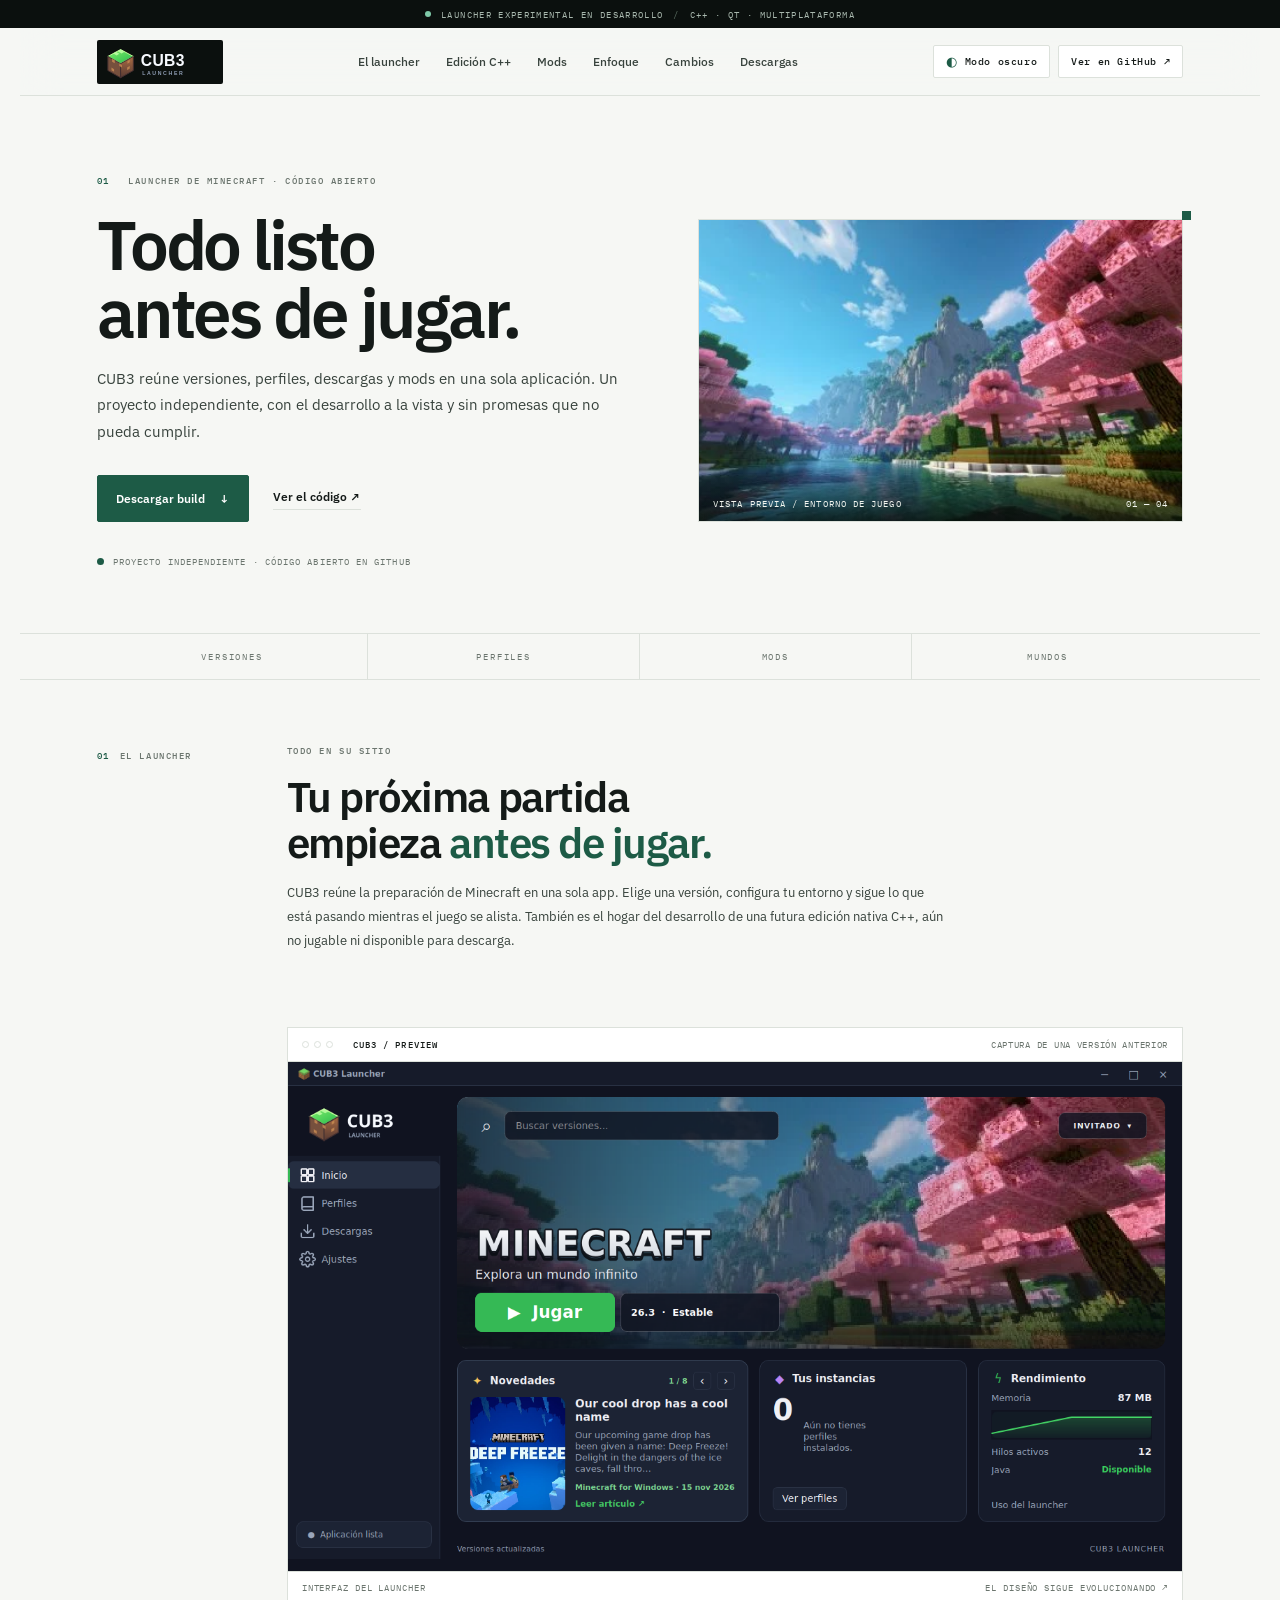
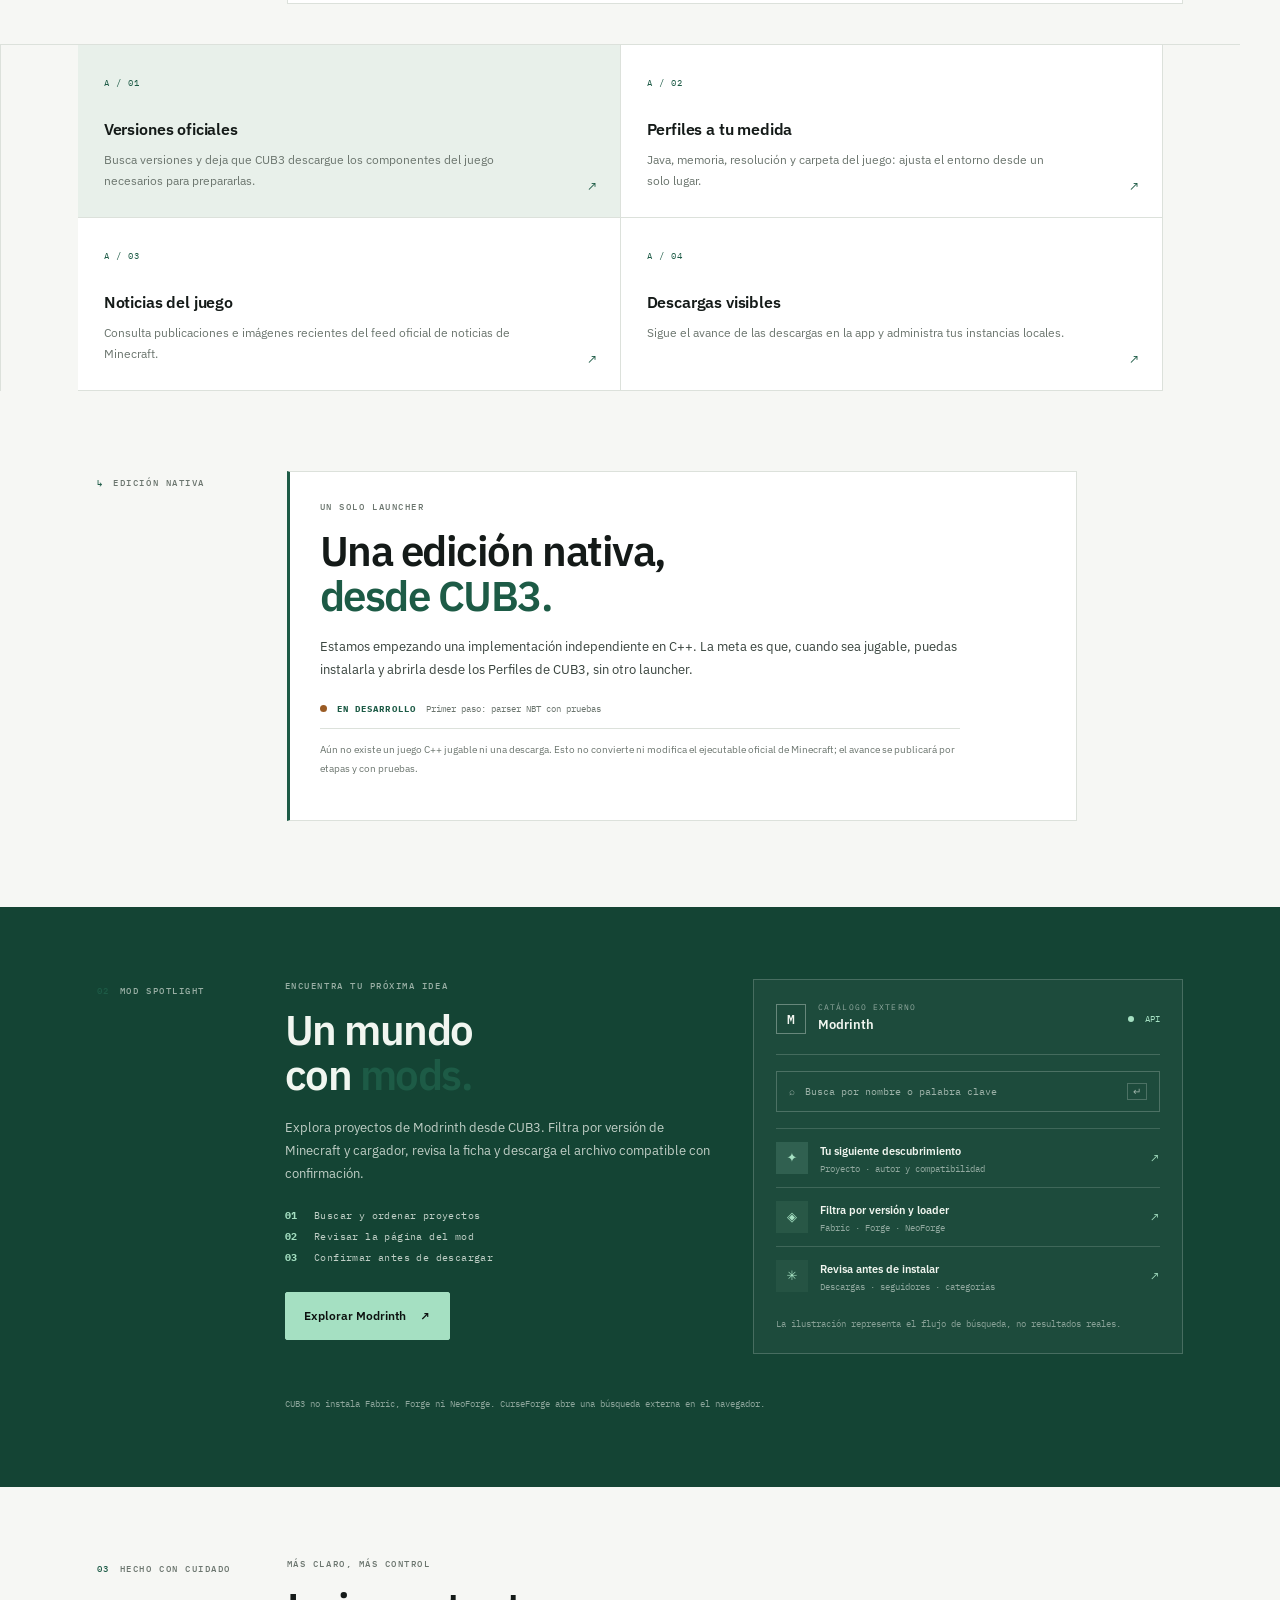
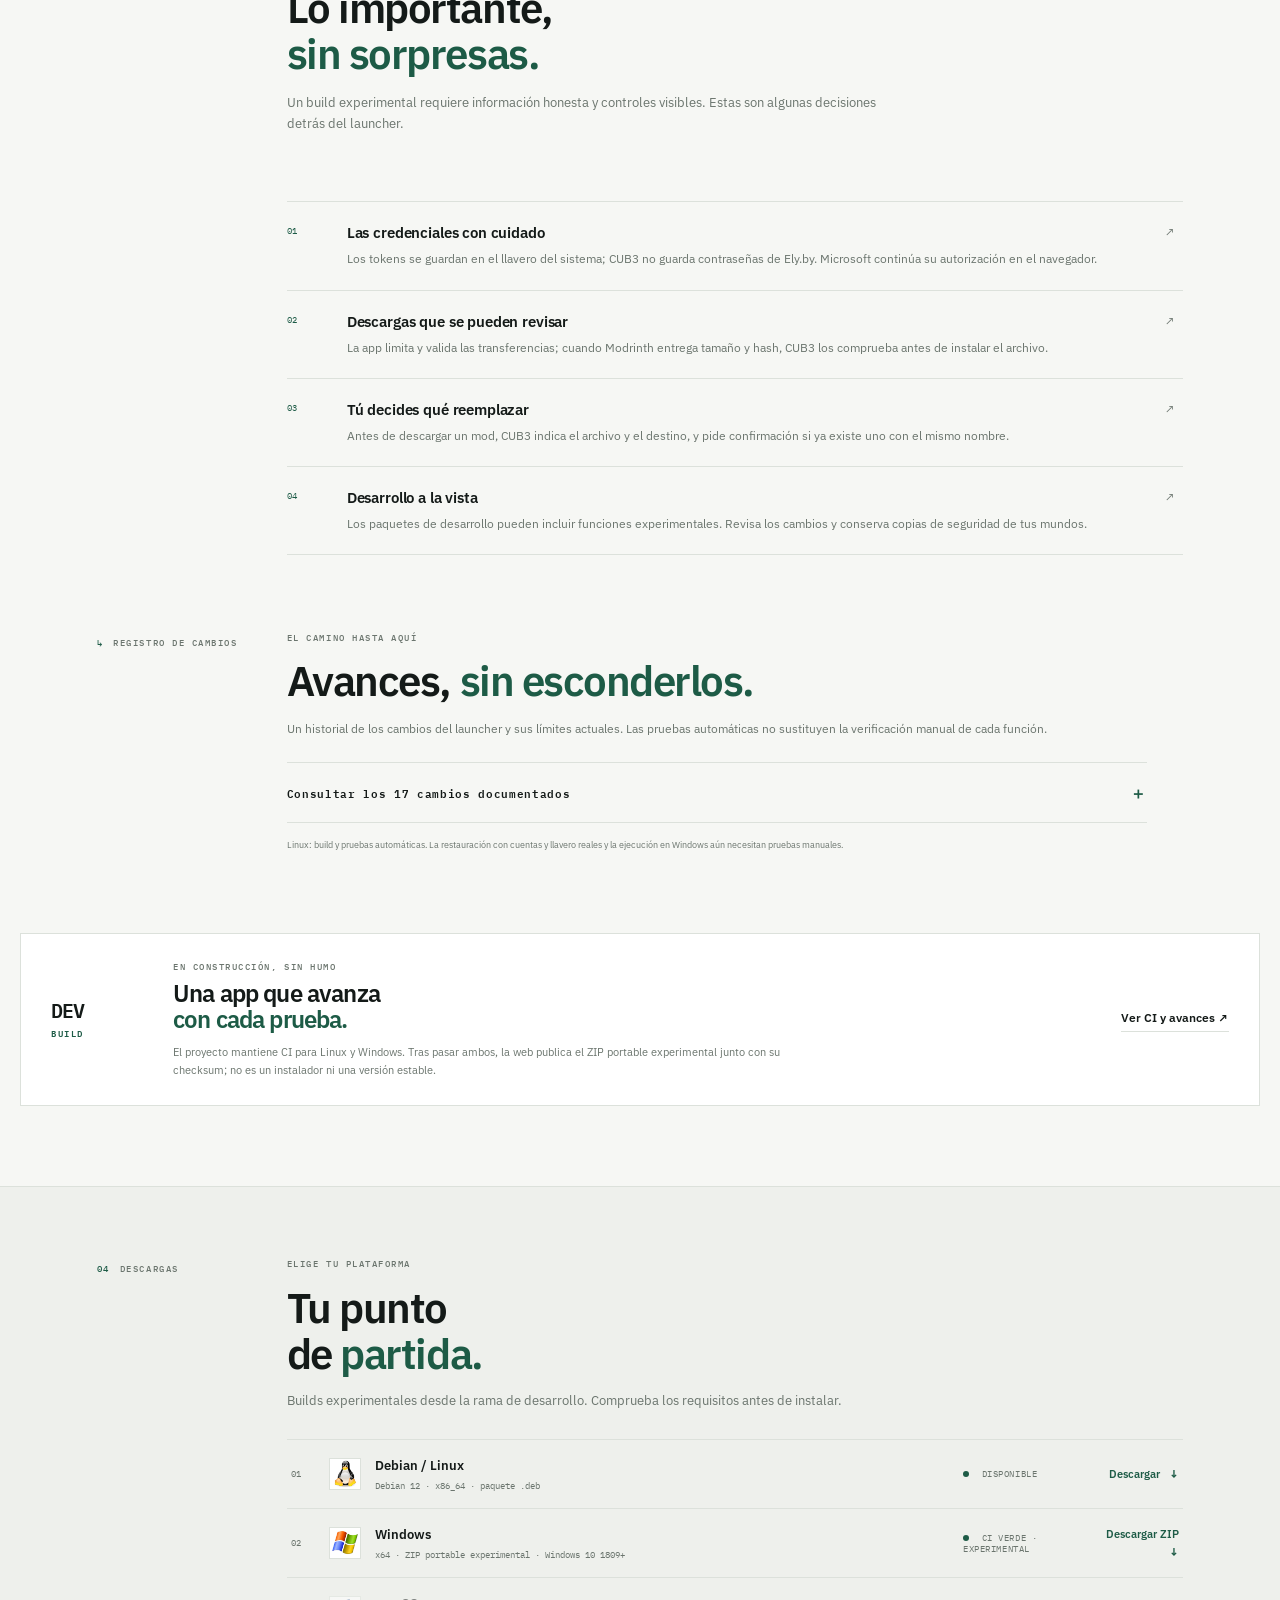
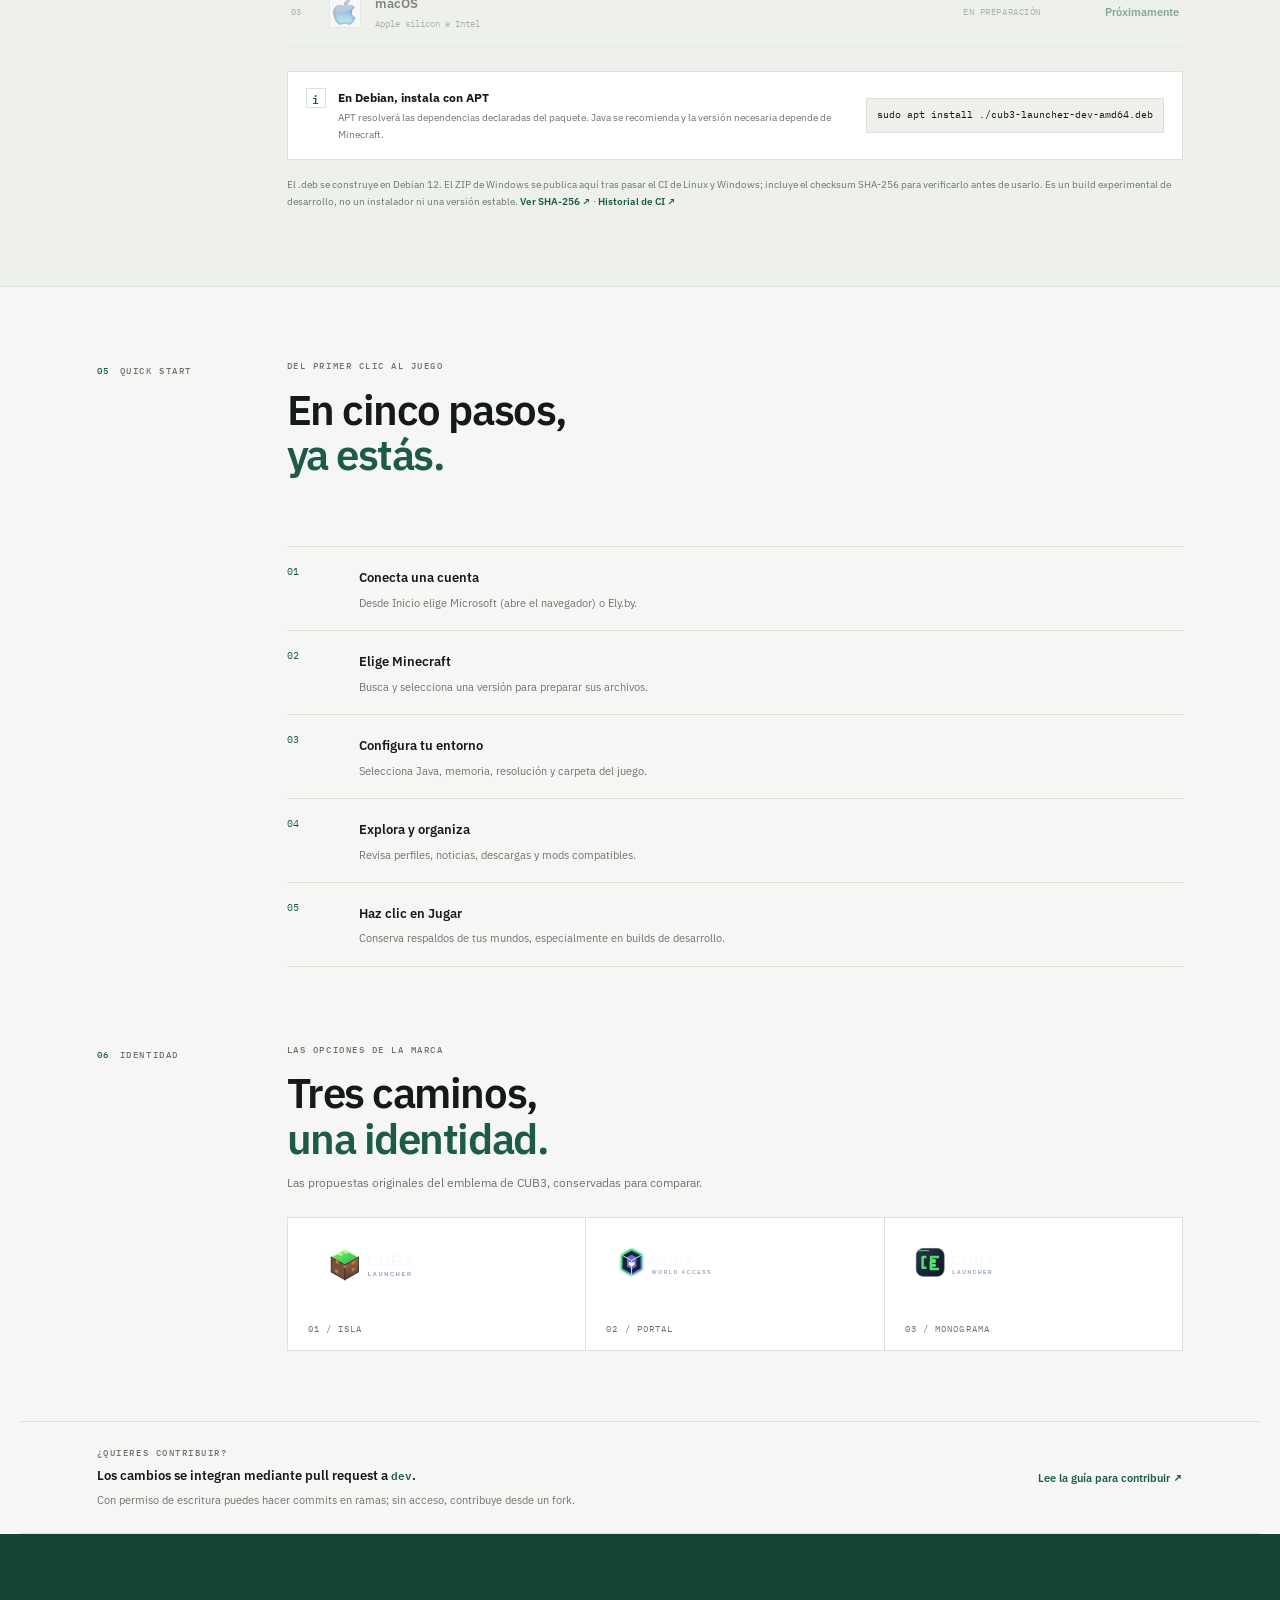
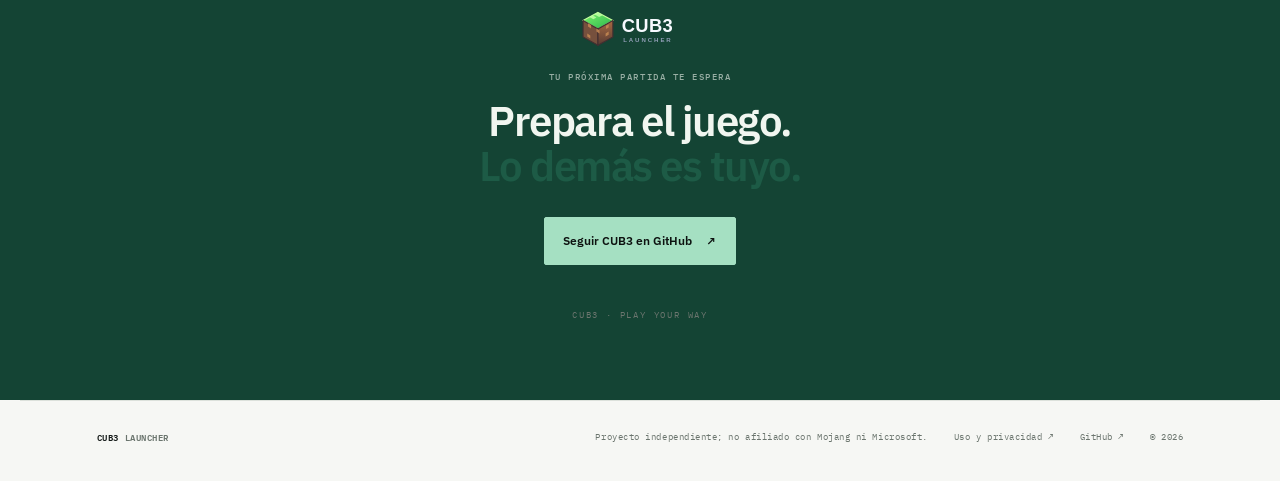
<file: site/index.html>
<!doctype html>
<html lang="es">
<head>
  <meta charset="utf-8">
  <meta name="viewport" content="width=device-width, initial-scale=1">
  <meta name="theme-color" content="#f6f7f4">
  <script>
    (() => {
      let theme = null;
      try { theme = localStorage.getItem('cub3-site-theme'); } catch (_) {}
      if (theme !== 'light' && theme !== 'dark') {
        theme = matchMedia('(prefers-color-scheme: dark)').matches ? 'dark' : 'light';
      }
      document.documentElement.dataset.theme = theme;
    })();
  </script>
  <meta name="description" content="CUB3 es un launcher independiente de Minecraft. La futura edición nativa C++ está en desarrollo y aún no tiene juego descargable.">
  <meta property="og:title" content="CUB3 Launcher — Prepara tu entorno de Minecraft">
  <meta property="og:description" content="Versiones, perfiles y mods de Minecraft en CUB3. La edición nativa C++ está en desarrollo, aún sin descarga.">
  <meta property="og:type" content="website">
  <meta property="og:url" content="https://cub3-launcher.vercel.app/">
  <meta property="og:image" content="https://cub3-launcher.vercel.app/assets/cherry-grove.png">
  <meta property="og:image:alt" content="Paisaje de Minecraft con cerezos junto a un río">
  <meta name="twitter:card" content="summary_large_image">
  <link rel="canonical" href="https://cub3-launcher.vercel.app/">
  <title>CUB3 Launcher — Prepara tu entorno de Minecraft</title>
  <link rel="icon" type="image/svg+xml" href="assets/favicon.svg">
  <link rel="preconnect" href="https://fonts.googleapis.com">
  <link rel="preconnect" href="https://fonts.gstatic.com" crossorigin>
  <link href="https://fonts.googleapis.com/css2?family=IBM+Plex+Mono:wght@400;500;600&family=IBM+Plex+Sans:wght@400;500;600;700&display=swap" rel="stylesheet">
  <link rel="stylesheet" href="styles.css?v=20261120-3">
</head>
<body>
  <div class="announcement"><span class="announcement-dot"></span> LAUNCHER EXPERIMENTAL EN DESARROLLO <span class="announcement-sep">/</span> C++ · QT · MULTIPLATAFORMA</div>
  <header class="site-header">
    <a class="wordmark" href="#inicio" aria-label="CUB3, inicio"><img class="brand-logo" src="assets/logos/cub3-logo-01-island.svg" alt="" width="136" height="44"></a>
    <nav class="main-nav" aria-label="Navegación principal">
      <a href="#launcher">El launcher</a><a href="#cpp-edition">Edición C++</a><a href="#mods">Mods</a><a href="#seguridad">Enfoque</a><a href="#fixes">Cambios</a><a href="#descargas">Descargas</a>
    </nav>
    <div class="header-actions"><button class="theme-toggle" type="button" aria-label="Cambiar a modo oscuro" aria-pressed="false"><span class="theme-icon" aria-hidden="true">◐</span><span class="theme-label">Modo oscuro</span></button><a class="header-link" href="https://github.com/CRISTOP-bot/cub3-launcher">Ver en GitHub <span aria-hidden="true">↗</span></a></div>
  </header>

  <main id="inicio">
    <section class="hero">
      <div class="hero-copy">
        <p class="kicker"><span>01</span> LAUNCHER DE MINECRAFT · CÓDIGO ABIERTO</p>
        <h1>Todo listo<br>antes de jugar.</h1>
        <p class="hero-intro">CUB3 reúne versiones, perfiles, descargas y mods en una sola aplicación. Un proyecto independiente, con el desarrollo a la vista y sin promesas que no pueda cumplir.</p>
        <div class="hero-actions"><a class="button button-dark" href="#descargas">Descargar build <span aria-hidden="true">↓</span></a><a class="text-link" href="https://github.com/CRISTOP-bot/cub3-launcher">Ver el código <span aria-hidden="true">↗</span></a></div>
        <div class="hero-foot"><span class="status-led"></span> Proyecto independiente · Código abierto en GitHub</div>
      </div>
      <div class="hero-art">
        <figure class="hero-image-wrap"><img src="assets/cherry-grove.png" alt="Un valle de cerezos de Minecraft junto a un río" fetchpriority="high"><figcaption class="hero-caption"><span>VISTA PREVIA / ENTORNO DE JUEGO</span><span>01 — 04</span></figcaption></figure>
      </div>
    </section>

    <div class="spec-strip" aria-hidden="true"><span>VERSIONES</span><span>PERFILES</span><span>MODS</span><span>MUNDOS</span></div>

    <section class="intro section-shell" id="caracteristicas">
      <div class="section-index"><span>01</span><span>EL LAUNCHER</span></div>
      <div class="intro-body" id="launcher"><p class="eyebrow">TODO EN SU SITIO</p><h2>Tu próxima partida<br>empieza <em>antes de jugar.</em></h2><p class="intro-text">CUB3 reúne la preparación de Minecraft en una sola app. Elige una versión, configura tu entorno y sigue lo que está pasando mientras el juego se alista. También es el hogar del desarrollo de una futura edición nativa C++, aún no jugable ni disponible para descarga.</p></div>
      <figure class="app-shot"><div class="shot-top"><span><i></i><i></i><i></i></span><b>CUB3 / PREVIEW</b><span class="shot-label">CAPTURA DE UNA VERSIÓN ANTERIOR</span></div><img src="assets/launcher-preview.png" alt="Captura de una versión anterior de CUB3 Launcher" loading="lazy"><figcaption><span>INTERFAZ DEL LAUNCHER</span><span>EL DISEÑO SIGUE EVOLUCIONANDO ↗</span></figcaption></figure>
    </section>

    <section class="feature-section section-shell" aria-label="Funciones de CUB3">
      <article class="feature-block feature-featured"><span class="feature-number">A / 01</span><div class="feature-icon">◈</div><h3>Versiones oficiales</h3><p>Busca versiones y deja que CUB3 descargue los componentes del juego necesarios para prepararlas.</p><span class="feature-arrow">↗</span></article>
      <article class="feature-block"><span class="feature-number">A / 02</span><div class="feature-icon">⌘</div><h3>Perfiles a tu medida</h3><p>Java, memoria, resolución y carpeta del juego: ajusta el entorno desde un solo lugar.</p><span class="feature-arrow">↗</span></article>
      <article class="feature-block"><span class="feature-number">A / 03</span><div class="feature-icon">◉</div><h3>Noticias del juego</h3><p>Consulta publicaciones e imágenes recientes del feed oficial de noticias de Minecraft.</p><span class="feature-arrow">↗</span></article>
      <article class="feature-block"><span class="feature-number">A / 04</span><div class="feature-icon">✳</div><h3>Descargas visibles</h3><p>Sigue el avance de las descargas en la app y administra tus instancias locales.</p><span class="feature-arrow">↗</span></article>
    </section>

    <section class="native-edition section-shell" id="cpp-edition" aria-labelledby="native-edition-title">
      <div class="section-index"><span>↳</span><span>EDICIÓN NATIVA</span></div>
      <div class="native-edition-content">
        <p class="eyebrow">UN SOLO LAUNCHER</p>
        <h2 id="native-edition-title">Una edición nativa,<br><em>desde CUB3.</em></h2>
        <p>Estamos empezando una implementación independiente en C++. La meta es que, cuando sea jugable, puedas instalarla y abrirla desde los Perfiles de CUB3, sin otro launcher.</p>
        <div class="native-status"><span class="status-led" aria-hidden="true"></span><strong>EN DESARROLLO</strong><span>Primer paso: parser NBT con pruebas</span></div>
        <p class="native-disclaimer">Aún no existe un juego C++ jugable ni una descarga. Esto no convierte ni modifica el ejecutable oficial de Minecraft; el avance se publicará por etapas y con pruebas.</p>
      </div>
    </section>

    <section class="mods-section" id="mods">
      <div class="mods-inner section-shell">
        <div class="section-index section-index-light"><span>02</span><span>MOD SPOTLIGHT</span></div>
        <div class="mods-copy"><p class="eyebrow eyebrow-light">ENCUENTRA TU PRÓXIMA IDEA</p><h2>Un mundo<br>con <em>mods.</em></h2><p>Explora proyectos de Modrinth desde CUB3. Filtra por versión de Minecraft y cargador, revisa la ficha y descarga el archivo compatible con confirmación.</p><div class="mods-points"><span><b>01</b> Buscar y ordenar proyectos</span><span><b>02</b> Revisar la página del mod</span><span><b>03</b> Confirmar antes de descargar</span></div><a class="button button-lime" href="https://modrinth.com/mods">Explorar Modrinth <span aria-hidden="true">↗</span></a></div>
        <div class="mods-card"><div class="mods-card-head"><span class="modrinth-mark" aria-hidden="true">M</span><div><span class="mod-source">CATÁLOGO EXTERNO</span><strong>Modrinth</strong></div><span class="live-pill"><i></i> API</span></div><div class="fake-search"><span>⌕</span> Busca por nombre o palabra clave <kbd>↵</kbd></div><div class="mod-result"><div class="mod-art mod-art-one">✦</div><div class="mod-info"><strong>Tu siguiente descubrimiento</strong><span>Proyecto · autor y compatibilidad</span></div><span class="mod-arrow">↗</span></div><div class="mod-result"><div class="mod-art mod-art-two">◈</div><div class="mod-info"><strong>Filtra por versión y loader</strong><span>Fabric · Forge · NeoForge</span></div><span class="mod-arrow">↗</span></div><div class="mod-result"><div class="mod-art mod-art-three">✳</div><div class="mod-info"><strong>Revisa antes de instalar</strong><span>Descargas · seguidores · categorías</span></div><span class="mod-arrow">↗</span></div><p class="mod-disclaimer">La ilustración representa el flujo de búsqueda, no resultados reales.</p></div>
        <p class="mods-note">CUB3 no instala Fabric, Forge ni NeoForge. CurseForge abre una búsqueda externa en el navegador.</p>
      </div>
    </section>

    <section class="principles section-shell" id="seguridad">
      <div class="section-index"><span>03</span><span>HECHO CON CUIDADO</span></div>
      <div class="principles-heading"><p class="eyebrow">MÁS CLARO, MÁS CONTROL</p><h2>Lo importante,<br><em>sin sorpresas.</em></h2><p>Un build experimental requiere información honesta y controles visibles. Estas son algunas decisiones detrás del launcher.</p></div>
      <div class="principle-list">
        <article><span class="principle-no">01</span><div><h3>Las credenciales con cuidado</h3><p>Los tokens se guardan en el llavero del sistema; CUB3 no guarda contraseñas de Ely.by. Microsoft continúa su autorización en el navegador.</p></div><span class="principle-mark">↗</span></article>
        <article><span class="principle-no">02</span><div><h3>Descargas que se pueden revisar</h3><p>La app limita y valida las transferencias; cuando Modrinth entrega tamaño y hash, CUB3 los comprueba antes de instalar el archivo.</p></div><span class="principle-mark">↗</span></article>
        <article><span class="principle-no">03</span><div><h3>Tú decides qué reemplazar</h3><p>Antes de descargar un mod, CUB3 indica el archivo y el destino, y pide confirmación si ya existe uno con el mismo nombre.</p></div><span class="principle-mark">↗</span></article>
        <article><span class="principle-no">04</span><div><h3>Desarrollo a la vista</h3><p>Los paquetes de desarrollo pueden incluir funciones experimentales. Revisa los cambios y conserva copias de seguridad de tus mundos.</p></div><span class="principle-mark">↗</span></article>
      </div>
    </section>

    <section class="change-history section-shell" id="fixes">
      <div class="section-index"><span>↳</span><span>REGISTRO DE CAMBIOS</span></div>
      <div class="change-history-content"><p class="eyebrow">EL CAMINO HASTA AQUÍ</p><h2>Avances, <em>sin esconderlos.</em></h2><p>Un historial de los cambios del launcher y sus límites actuales. Las pruebas automáticas no sustituyen la verificación manual de cada función.</p>
      <details class="change-details"><summary>Consultar los 17 cambios documentados <span>＋</span></summary>
      <div class="fixes-list">
        <article class="fix-row">
          <span class="fix-number">01</span>
          <div><h3>Restauración al abrir</h3><p><b>Antes</b> · una sesión sin expirar podía mostrarse sin comprobarla con el proveedor.</p><p><b>Ahora</b> · Microsoft o Ely.by validan la sesión antes de mostrar la cuenta; los tokens próximos a expirar se renuevan.</p></div>
        </article>
        <article class="fix-row">
          <span class="fix-number">02</span>
          <div><h3>Errores del llavero visibles</h3><p><b>Antes</b> · una escritura fallida podía dejar la impresión de que la sesión se había guardado.</p><p><b>Ahora</b> · se informa el resultado del llavero seguro; no se usa SQLite ni archivos en texto plano para los tokens.</p></div>
        </article>
        <article class="fix-row">
          <span class="fix-number">03</span>
          <div><h3>Login y logout sin carreras</h3><p><b>Antes</b> · operaciones asíncronas antiguas podían terminar después de un login nuevo o un cierre de sesión.</p><p><b>Ahora</b> · las operaciones de credenciales se ordenan y las respuestas obsoletas se descartan.</p></div>
        </article>
        <article class="fix-row">
          <span class="fix-number">04</span>
          <div><h3>Perfil Ely.by conservado</h3><p><b>Antes</b> · al renovar se reconstruía la cuenta y se podían perder datos del perfil.</p><p><b>Ahora</b> · se conservan UUID, nombre y URL de skin si el proveedor no devuelve un valor nuevo.</p></div>
        </article>
        <article class="fix-row">
          <span class="fix-number">05</span>
          <div><h3>Solo conexiones HTTPS</h3><p><b>Antes</b> · algunas rutas de red aceptaban URLs HTTP o con credenciales incrustadas.</p><p><b>Ahora</b> · las solicitudes y descargas rechazan URLs que no sean HTTPS o incluyan usuario y contraseña. Los POST de autenticación no siguen redirecciones.</p></div>
        </article>
        <article class="fix-row">
          <span class="fix-number">06</span>
          <div><h3>Datos privados fuera de los logs</h3><p><b>Antes</b> · los mensajes de error podían incluir la URL completa.</p><p><b>Ahora</b> · se omiten las consultas y fragmentos, que podrían contener parámetros sensibles.</p></div>
        </article>
        <article class="fix-row">
          <span class="fix-number">07</span>
          <div><h3>Descargas con memoria acotada</h3><p><b>Antes</b> · el búfer de lectura de las descargas no tenía un límite explícito.</p><p><b>Ahora</b> · los archivos se escriben por partes con un búfer de hasta 1 MiB, y se detienen si superan el tamaño anunciado por el manifiesto.</p></div>
        </article>
        <article class="fix-row">
          <span class="fix-number">08</span>
          <div><h3>Validación antes de instalar el archivo</h3><p><b>Antes</b> · se verificaba el tamaño al terminar la transferencia.</p><p><b>Ahora</b> · el exceso se detecta durante la descarga; el archivo temporal se comprueba por tamaño y, cuando existe, por hash antes de moverlo al destino.</p></div>
        </article>
        <article class="fix-row">
          <span class="fix-number">09</span>
          <div><h3>Respuestas de API con límite de memoria</h3><p><b>Antes</b> · las respuestas de servicios se acumulaban completas antes de procesarlas.</p><p><b>Ahora</b> · se leen en partes con un búfer de red de 1 MiB y un máximo de 32 MiB por respuesta; las respuestas mayores se cancelan. Las descargas grandes de archivos siguen su flujo separado.</p></div>
        </article>
        <article class="fix-row">
          <span class="fix-number">10</span>
          <div><h3>Login con progreso y cancelación</h3><p><b>Antes</b> · el formulario desaparecía antes de terminar la autenticación.</p><p><b>Ahora</b> · el diálogo permanece abierto, muestra el estado y el error sin perder el usuario; cancelar Microsoft detiene el sondeo del código de dispositivo. Si falla Ely.by, la contraseña se limpia.</p></div>
        </article>
        <article class="fix-row">
          <span class="fix-number">11</span>
          <div><h3>Tutorial y pantallas más claros</h3><p><b>Antes</b> · el avance del tutorial y el estado vacío de descargas tenían menos orientación.</p><p><b>Ahora</b> · la guía muestra el paso actual, acepta flechas izquierda/derecha y Inicio permite cambiar de pantalla con Ctrl+1 a Ctrl+5. Ajustes indica cambios sin guardar; controles y formularios tienen nombres accesibles y consejos.</p></div>
        </article>
        <article class="fix-row">
          <span class="fix-number">12</span>
          <div><h3>Iconos de navegación reutilizados</h3><p><b>Antes</b> · el icono se escalaba y teñía cada vez que se repintaba un botón lateral.</p><p><b>Ahora</b> · se preparan las variantes activa e inactiva al cambiar el recurso y se reutilizan al dibujar. Mejora de trabajo por repintado; no se atribuye una cifra de benchmark.</p></div>
        </article>
        <article class="fix-row">
          <span class="fix-number">13</span>
          <div><h3>Mods con resultados y filtros claros</h3><p><b>Antes</b> · la búsqueda no explicaba bien si cargaba, había fallado o no había coincidencias.</p><p><b>Ahora</b> · indica versión y cargador, valida la versión, evita respuestas atrasadas y muestra estados de carga, error y lista vacía. Cada resultado puede abrir su página en Modrinth.</p></div>
        </article>
        <article class="fix-row">
          <span class="fix-number">14</span>
          <div><h3>Descargas de mods con confirmación</h3><p><b>Antes</b> · descargar podía sobrescribir archivos y no dejaba claro que el cargador no se instala.</p><p><b>Ahora</b> · confirma el archivo y destino, pregunta antes de reemplazar, verifica tamaño/hash si Modrinth los ofrece y muestra el progreso. Guarda el `.jar` en la carpeta mods de la ruta de instancias configurada.</p></div>
        </article>
        <article class="fix-row">
          <span class="fix-number">15</span>
          <div><h3>Port Windows x64 sin quitar Linux</h3><p><b>Antes</b> · CUB3 no se compilaba ni empaquetaba en Windows y las bibliotecas nativas requerían `unzip`.</p><p><b>Ahora</b> · CI compila y prueba Windows con Qt 6/QtKeychain, prepara el ZIP portable con el `.exe`, DLL, plugins Qt y assets, y lo publica en esta web junto a su checksum cuando pasan las comprobaciones de Linux y Windows. Windows utiliza `tar.exe`; Linux conserva su build y `.deb` con `unzip`.</p></div>
        </article>
        <article class="fix-row">
          <span class="fix-number">16</span>
          <div><h3>Explorador de mods con Modrinth</h3><p><b>Ahora</b> · la búsqueda presenta fichas con descripción, autor, categorías, descargas y seguidores; puedes filtrar por Minecraft y cargador, ordenar resultados de Modrinth y abrir la página del proyecto antes de confirmar la descarga. CurseForge sigue como búsqueda externa.</p></div>
        </article>
        <article class="fix-row">
          <span class="fix-number">17</span>
          <div><h3>Edición nativa C++ integrada al proyecto CUB3</h3><p><b>Ahora</b> · comenzó la base técnica con un parser NBT y pruebas automatizadas. El objetivo es que CUB3 administre la instalación y el arranque de una futura edición nativa desde Perfiles. Todavía no hay juego jugable ni descarga; no se modifica el cliente oficial.</p></div>
        </article>
      </div>
      </details><p class="change-note">Linux: build y pruebas automáticas. La restauración con cuentas y llavero reales y la ejecución en Windows aún necesitan pruebas manuales.</p></div>
    </section>

    <section class="release-band section-shell">
      <div class="release-stamp">DEV<br><span>BUILD</span></div><div><p class="eyebrow">EN CONSTRUCCIÓN, SIN HUMO</p><h2>Una app que avanza<br><em>con cada prueba.</em></h2><p>El proyecto mantiene CI para Linux y Windows. Tras pasar ambos, la web publica el ZIP portable experimental junto con su checksum; no es un instalador ni una versión estable.</p></div><a class="text-link" href="https://github.com/CRISTOP-bot/cub3-launcher/actions">Ver CI y avances <span aria-hidden="true">↗</span></a>
    </section>

    <section class="downloads-section" id="descargas">
      <div class="section-shell downloads-inner"><div class="section-index"><span>04</span><span>DESCARGAS</span></div><div class="downloads-heading"><p class="eyebrow">ELIGE TU PLATAFORMA</p><h2>Tu punto<br>de <em>partida.</em></h2><p>Builds experimentales desde la rama de desarrollo. Comprueba los requisitos antes de instalar.</p></div>
        <div class="download-list">
          <a class="download-row download-available" href="downloads/cub3-launcher-dev-amd64.deb"><span class="download-number">01</span><span class="os-glyph"><img src="assets/platforms/linux.png" alt="" width="32" height="32" loading="lazy"></span><span class="download-name"><strong>Debian / Linux</strong><small>Debian 12 · x86_64 · paquete .deb</small></span><span class="download-state"><i></i> DISPONIBLE</span><span class="download-action">Descargar <b>↓</b></span></a>
          <a class="download-row download-available" href="downloads/cub3-launcher-windows-x64.zip" aria-label="Descargar el ZIP portable experimental de CUB3 Launcher para Windows x64"><span class="download-number">02</span><span class="os-glyph"><img src="assets/platforms/windows.png" alt="" width="32" height="32" loading="lazy"></span><span class="download-name"><strong>Windows</strong><small>x64 · ZIP portable experimental · Windows 10 1809+</small></span><span class="download-state"><i></i> CI VERDE · EXPERIMENTAL</span><span class="download-action">Descargar ZIP <b>↓</b></span></a>
          <div class="download-row download-disabled"><span class="download-number">03</span><span class="os-glyph"><img src="assets/platforms/macos.png" alt="" width="32" height="32" loading="lazy"></span><span class="download-name"><strong>macOS</strong><small>Apple silicon e Intel</small></span><span class="download-state">EN PREPARACIÓN</span><span class="download-action">Próximamente</span></div>
        </div>
        <div class="install-note"><div><span class="install-icon">i</span><div><strong>En Debian, instala con APT</strong><p>APT resolverá las dependencias declaradas del paquete. Java se recomienda y la versión necesaria depende de Minecraft.</p></div></div><code>sudo apt install ./cub3-launcher-dev-amd64.deb</code></div>
        <p class="downloads-footnote">El .deb se construye en Debian 12. El ZIP de Windows se publica aquí tras pasar el CI de Linux y Windows; incluye el checksum SHA-256 para verificarlo antes de usarlo. Es un build experimental de desarrollo, no un instalador ni una versión estable. <a href="downloads/cub3-launcher-windows-x64.zip.sha256" aria-label="Consultar el checksum SHA-256 del ZIP de Windows">Ver SHA-256 ↗</a> · <a href="https://github.com/CRISTOP-bot/cub3-launcher/actions/workflows/build.yml">Historial de CI ↗</a></p>
      </div>
    </section>

    <section class="quickstart section-shell" id="guia"><div class="section-index"><span>05</span><span>QUICK START</span></div><div class="quickstart-head"><p class="eyebrow">DEL PRIMER CLIC AL JUEGO</p><h2>En cinco pasos,<br><em>ya estás.</em></h2></div><ol class="steps"><li><span>01</span><div><strong>Conecta una cuenta</strong><p>Desde Inicio elige Microsoft (abre el navegador) o Ely.by.</p></div></li><li><span>02</span><div><strong>Elige Minecraft</strong><p>Busca y selecciona una versión para preparar sus archivos.</p></div></li><li><span>03</span><div><strong>Configura tu entorno</strong><p>Selecciona Java, memoria, resolución y carpeta del juego.</p></div></li><li><span>04</span><div><strong>Explora y organiza</strong><p>Revisa perfiles, noticias, descargas y mods compatibles.</p></div></li><li><span>05</span><div><strong>Haz clic en Jugar</strong><p>Conserva respaldos de tus mundos, especialmente en builds de desarrollo.</p></div></li></ol></section>

    <section class="identity-history section-shell" id="identidad"><div class="section-index"><span>06</span><span>IDENTIDAD</span></div><div><p class="eyebrow">LAS OPCIONES DE LA MARCA</p><h2>Tres caminos,<br><em>una identidad.</em></h2><p>Las propuestas originales del emblema de CUB3, conservadas para comparar.</p><div class="identity-choices"><figure><img src="assets/logos/cub3-logo-01-island.svg" alt="Propuesta de logo CUB3 Isla"><figcaption>01 / ISLA</figcaption></figure><figure><img src="assets/logos/cub3-logo-02-portal.svg" alt="Propuesta de logo CUB3 Portal"><figcaption>02 / PORTAL</figcaption></figure><figure><img src="assets/logos/cub3-logo-03-monogram.svg" alt="Propuesta de logo CUB3 Monograma"><figcaption>03 / MONOGRAMA</figcaption></figure></div></div></section>
    <section class="contribute-note" aria-label="Cómo contribuir"><div><p class="eyebrow">¿QUIERES CONTRIBUIR?</p><strong>Los cambios se integran mediante pull request a <code>dev</code>.</strong><span>Con permiso de escritura puedes hacer commits en ramas; sin acceso, contribuye desde un fork.</span></div><a href="https://github.com/CRISTOP-bot/cub3-launcher/blob/dev/CONTRIBUTING.md">Lee la guía para contribuir <b aria-hidden="true">↗</b></a></section>
    <section class="closing"><img class="closing-logo" src="assets/logos/cub3-logo-01-island.svg" alt="CUB3 Launcher" width="174" height="56" loading="lazy"><p class="eyebrow eyebrow-light">TU PRÓXIMA PARTIDA TE ESPERA</p><h2>Prepara el juego.<br><em>Lo demás es tuyo.</em></h2><a class="button button-lime" href="https://github.com/CRISTOP-bot/cub3-launcher">Seguir CUB3 en GitHub <span aria-hidden="true">↗</span></a><div class="closing-decoration">CUB3 · PLAY YOUR WAY</div></section>
  </main>

  <footer class="site-footer"><a class="footer-brand" href="#inicio">CUB3 <span>LAUNCHER</span></a><p>Proyecto independiente; no afiliado con Mojang ni Microsoft.</p><a href="politica.html">Uso y privacidad ↗</a><a href="https://github.com/CRISTOP-bot/cub3-launcher">GitHub ↗</a><span>© 2026</span></footer>
  <script>
    (() => {
      const button = document.querySelector('.theme-toggle');
      if (!button) return;
      const label = button.querySelector('.theme-label');
      const icon = button.querySelector('.theme-icon');
      const meta = document.querySelector('meta[name="theme-color"]');
      const update = (theme) => {
        document.documentElement.dataset.theme = theme;
        const dark = theme === 'dark';
        button.setAttribute('aria-pressed', String(dark));
        button.setAttribute('aria-label', dark ? 'Cambiar a modo claro' : 'Cambiar a modo oscuro');
        label.textContent = dark ? 'Modo claro' : 'Modo oscuro';
        icon.textContent = dark ? '☼' : '◐';
        if (meta) meta.setAttribute('content', dark ? '#0d1210' : '#f6f7f4');
      };
      update(document.documentElement.dataset.theme || 'light');
      button.addEventListener('click', () => {
        const next = document.documentElement.dataset.theme === 'dark' ? 'light' : 'dark';
        try { localStorage.setItem('cub3-site-theme', next); } catch (_) {}
        update(next);
      });
    })();
  </script>
</body>
</html>
</file>
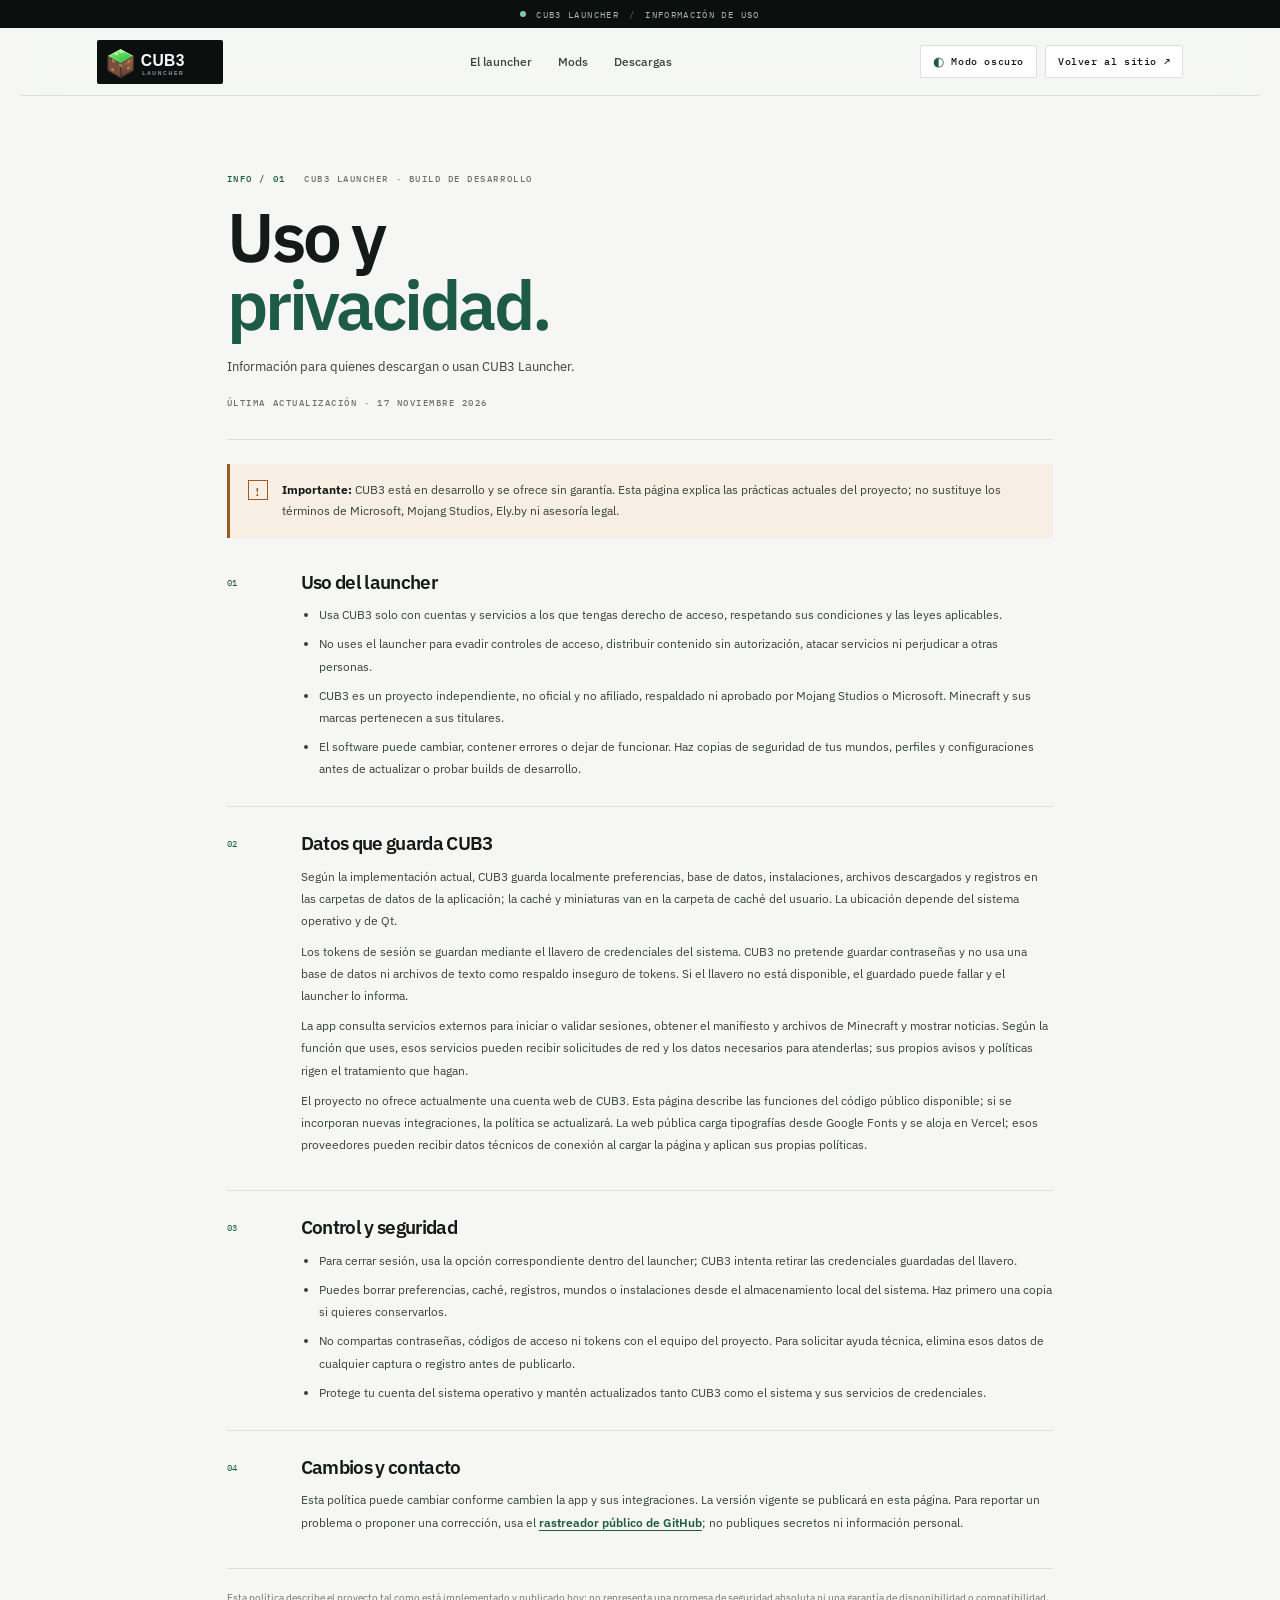
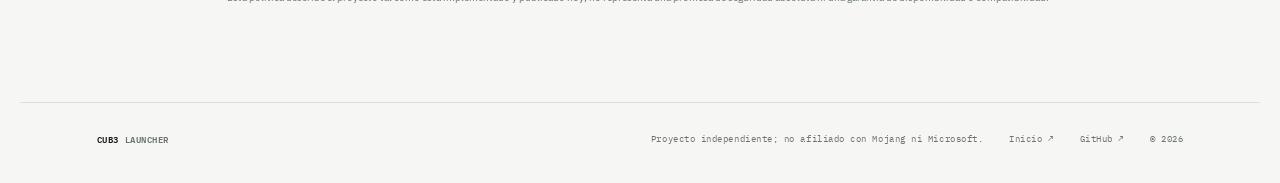
<file: site/politica.html>
<!doctype html>
<html lang="es">
<head>
  <meta charset="utf-8">
  <meta name="viewport" content="width=device-width, initial-scale=1">
  <meta name="theme-color" content="#f6f7f4">
  <script>
    (() => {
      let theme = null;
      try { theme = localStorage.getItem('cub3-site-theme'); } catch (_) {}
      if (theme !== 'light' && theme !== 'dark') {
        theme = matchMedia('(prefers-color-scheme: dark)').matches ? 'dark' : 'light';
      }
      document.documentElement.dataset.theme = theme;
    })();
  </script>
  <meta name="description" content="Política de uso, privacidad y limitaciones de CUB3 Launcher.">
  <link rel="canonical" href="https://cub3-launcher.vercel.app/politica">
  <title>Uso y privacidad — CUB3 Launcher</title>
  <link rel="icon" type="image/svg+xml" href="assets/favicon.svg">
  <link rel="preconnect" href="https://fonts.googleapis.com">
  <link rel="preconnect" href="https://fonts.gstatic.com" crossorigin>
  <link href="https://fonts.googleapis.com/css2?family=IBM+Plex+Mono:wght@400;500;600&family=IBM+Plex+Sans:wght@400;500;600;700&display=swap" rel="stylesheet">
  <link rel="stylesheet" href="styles.css?v=20261120-3">
</head>
<body class="policy-page">
  <div class="announcement"><span class="announcement-dot"></span> CUB3 LAUNCHER <span class="announcement-sep">/</span> INFORMACIÓN DE USO</div>
  <header class="site-header"><a class="wordmark" href="index.html" aria-label="CUB3, inicio"><img class="brand-logo" src="assets/logos/cub3-logo-01-island.svg" alt="" width="136" height="44"></a><nav class="main-nav" aria-label="Navegación principal"><a href="index.html#launcher">El launcher</a><a href="index.html#mods">Mods</a><a href="index.html#descargas">Descargas</a></nav><div class="header-actions"><button class="theme-toggle" type="button" aria-label="Cambiar a modo oscuro" aria-pressed="false"><span class="theme-icon" aria-hidden="true">◐</span><span class="theme-label">Modo oscuro</span></button><a class="header-link" href="index.html">Volver al sitio <span aria-hidden="true">↗</span></a></div></header>
  <main class="policy-main">
    <div class="policy-hero"><p class="kicker"><span>INFO / 01</span> CUB3 LAUNCHER · BUILD DE DESARROLLO</p><h1>Uso y<br><em>privacidad.</em></h1><p>Información para quienes descargan o usan CUB3 Launcher.</p><span class="policy-date">ÚLTIMA ACTUALIZACIÓN · 17 NOVIEMBRE 2026</span></div>
    <aside class="policy-notice"><span class="notice-mark">!</span><p><strong>Importante:</strong> CUB3 está en desarrollo y se ofrece sin garantía. Esta página explica las prácticas actuales del proyecto; no sustituye los términos de Microsoft, Mojang Studios, Ely.by ni asesoría legal.</p></aside>
    <div class="policy-sections">
      <article><span class="policy-no">01</span><div><h2>Uso del launcher</h2><ul><li>Usa CUB3 solo con cuentas y servicios a los que tengas derecho de acceso, respetando sus condiciones y las leyes aplicables.</li><li>No uses el launcher para evadir controles de acceso, distribuir contenido sin autorización, atacar servicios ni perjudicar a otras personas.</li><li>CUB3 es un proyecto independiente, no oficial y no afiliado, respaldado ni aprobado por Mojang Studios o Microsoft. Minecraft y sus marcas pertenecen a sus titulares.</li><li>El software puede cambiar, contener errores o dejar de funcionar. Haz copias de seguridad de tus mundos, perfiles y configuraciones antes de actualizar o probar builds de desarrollo.</li></ul></div></article>
      <article><span class="policy-no">02</span><div><h2>Datos que guarda CUB3</h2><p>Según la implementación actual, CUB3 guarda localmente preferencias, base de datos, instalaciones, archivos descargados y registros en las carpetas de datos de la aplicación; la caché y miniaturas van en la carpeta de caché del usuario. La ubicación depende del sistema operativo y de Qt.</p><p>Los tokens de sesión se guardan mediante el llavero de credenciales del sistema. CUB3 no pretende guardar contraseñas y no usa una base de datos ni archivos de texto como respaldo inseguro de tokens. Si el llavero no está disponible, el guardado puede fallar y el launcher lo informa.</p><p>La app consulta servicios externos para iniciar o validar sesiones, obtener el manifiesto y archivos de Minecraft y mostrar noticias. Según la función que uses, esos servicios pueden recibir solicitudes de red y los datos necesarios para atenderlas; sus propios avisos y políticas rigen el tratamiento que hagan.</p><p>El proyecto no ofrece actualmente una cuenta web de CUB3. Esta página describe las funciones del código público disponible; si se incorporan nuevas integraciones, la política se actualizará. La web pública carga tipografías desde Google Fonts y se aloja en Vercel; esos proveedores pueden recibir datos técnicos de conexión al cargar la página y aplican sus propias políticas.</p></div></article>
      <article><span class="policy-no">03</span><div><h2>Control y seguridad</h2><ul><li>Para cerrar sesión, usa la opción correspondiente dentro del launcher; CUB3 intenta retirar las credenciales guardadas del llavero.</li><li>Puedes borrar preferencias, caché, registros, mundos o instalaciones desde el almacenamiento local del sistema. Haz primero una copia si quieres conservarlos.</li><li>No compartas contraseñas, códigos de acceso ni tokens con el equipo del proyecto. Para solicitar ayuda técnica, elimina esos datos de cualquier captura o registro antes de publicarlo.</li><li>Protege tu cuenta del sistema operativo y mantén actualizados tanto CUB3 como el sistema y sus servicios de credenciales.</li></ul></div></article>
      <article><span class="policy-no">04</span><div><h2>Cambios y contacto</h2><p>Esta política puede cambiar conforme cambien la app y sus integraciones. La versión vigente se publicará en esta página. Para reportar un problema o proponer una corrección, usa el <a href="https://github.com/CRISTOP-bot/cub3-launcher/issues">rastreador público de GitHub</a>; no publiques secretos ni información personal.</p></div></article>
    </div>
    <p class="policy-footnote">Esta política describe el proyecto tal como está implementado y publicado hoy; no representa una promesa de seguridad absoluta ni una garantía de disponibilidad o compatibilidad.</p>
  </main>
  <footer class="site-footer"><a class="footer-brand" href="index.html">CUB3 <span>LAUNCHER</span></a><p>Proyecto independiente; no afiliado con Mojang ni Microsoft.</p><a href="index.html">Inicio ↗</a><a href="https://github.com/CRISTOP-bot/cub3-launcher">GitHub ↗</a><span>© 2026</span></footer>
  <script>
    (() => {
      const button = document.querySelector('.theme-toggle');
      if (!button) return;
      const label = button.querySelector('.theme-label');
      const icon = button.querySelector('.theme-icon');
      const meta = document.querySelector('meta[name="theme-color"]');
      const update = (theme) => {
        document.documentElement.dataset.theme = theme;
        const dark = theme === 'dark';
        button.setAttribute('aria-pressed', String(dark));
        button.setAttribute('aria-label', dark ? 'Cambiar a modo claro' : 'Cambiar a modo oscuro');
        label.textContent = dark ? 'Modo claro' : 'Modo oscuro';
        icon.textContent = dark ? '☼' : '◐';
        if (meta) meta.setAttribute('content', dark ? '#0d1210' : '#f6f7f4');
      };
      update(document.documentElement.dataset.theme || 'light');
      button.addEventListener('click', () => {
        const next = document.documentElement.dataset.theme === 'dark' ? 'light' : 'dark';
        try { localStorage.setItem('cub3-site-theme', next); } catch (_) {}
        update(next);
      });
    })();
  </script>
</body>
</html>
</file>
<file: site/styles.css>
/* CUB3 — restrained technical design system. Light and dark share one grid. */
:root{
  color-scheme:light;
  --bg:#f6f7f4;
  --surface:#ffffff;
  --surface-2:#eef0ec;
  --ink:#141a18;
  --ink-2:#38433d;
  --muted:#6b756e;
  --line:#dce1db;
  --accent:#1d5b46;
  --accent-2:#144434;
  --accent-soft:#e8f0ea;
  --warn:#9a5b24;
  --warn-soft:#f7eee4;
  --button-bg:#1d5b46;
  --button-fg:#ffffff;
  --panel:#144434;
  --panel-ink:#f1f6f0;
  --shadow:0 10px 30px rgba(18,32,25,.07);
  --sans:"IBM Plex Sans",system-ui,-apple-system,sans-serif;
  --mono:"IBM Plex Mono",ui-monospace,SFMono-Regular,monospace
}
:root[data-theme="dark"]{
  color-scheme:dark;
  --bg:#0d1210;
  --surface:#151b18;
  --surface-2:#1a211d;
  --ink:#eef2ec;
  --ink-2:#cdd6cd;
  --muted:#99a69c;
  --line:#2b352f;
  --accent:#7fc9a8;
  --accent-2:#a5e0c2;
  --accent-soft:#172a21;
  --warn:#d8a26a;
  --warn-soft:#2a2118;
  --button-bg:#a5e0c2;
  --button-fg:#0d1210;
  --panel:#0a1712;
  --panel-ink:#e7f1e9;
  --shadow:0 10px 30px rgba(0,0,0,.3)
}
*,*::before,*::after{box-sizing:border-box}
html{scroll-behavior:smooth;scroll-padding-top:96px}
body{margin:0;background:var(--bg);color:var(--ink-2);font:400 15px/1.65 var(--sans);-webkit-font-smoothing:antialiased}
h1,h2,h3{color:var(--ink);margin:0}
h1{font-size:clamp(40px,5.4vw,72px);font-weight:600;line-height:.99;letter-spacing:-.045em}
h2{font-size:clamp(27px,3.3vw,44px);font-weight:600;line-height:1.08;letter-spacing:-.035em}
h3{font-size:15px;font-weight:600;line-height:1.4;letter-spacing:-.01em}
p{margin:0}
em{font-style:normal;color:var(--accent)}
a{color:inherit;text-decoration:none}
a:focus-visible,button:focus-visible,summary:focus-visible{outline:2px solid var(--accent);outline-offset:4px}
img{max-width:100%}
code{font-family:var(--mono)}
.section-shell{max-width:1240px;margin:0 auto;padding:0 6%}
.eyebrow,.kicker,.section-index,.policy-date{font:500 9px/1.5 var(--mono);letter-spacing:.17em;text-transform:uppercase;color:var(--muted)}
.kicker span{color:var(--accent);margin-right:12px}
.section-index{display:flex;gap:10px;padding-top:5px}
.section-index span:first-child{color:var(--accent)}
.status-led{display:inline-block;width:7px;height:7px;border-radius:50%;background:var(--accent);flex:none}

/* Header */
.announcement{min-height:28px;display:flex;align-items:center;justify-content:center;gap:10px;background:#0b100e;color:#a9b8ae;font:9px/1 var(--mono);letter-spacing:.15em;text-align:center;padding:0 16px}
.announcement-dot{width:6px;height:6px;border-radius:50%;background:#7fc9a8;flex:none}
.announcement-sep{color:#5d7165}
.site-header{position:sticky;top:0;z-index:50;height:68px;max-width:1240px;margin:0 auto;padding:0 6%;display:flex;align-items:center;justify-content:space-between;gap:24px;border-bottom:1px solid var(--line);background:rgba(246,247,244,.9);backdrop-filter:blur(18px) saturate(140%);-webkit-backdrop-filter:blur(18px) saturate(140%)}
:root[data-theme="dark"] .site-header{background:rgba(13,18,16,.9);border-color:var(--line)}
.wordmark{display:flex;align-items:center;flex:none;padding:4px 10px 4px 4px;background:#0b100e;border-radius:2px}
.brand-logo{display:block;width:112px;height:36px;object-fit:contain}
.main-nav{display:flex;align-items:center;gap:26px;font-size:12px;font-weight:500;color:var(--ink-2)}
.main-nav a{white-space:nowrap;transition:color .18s}
.main-nav a:hover{color:var(--accent)}
.header-actions{display:flex;align-items:center;gap:8px;flex:none}
.header-link,.theme-toggle{font:500 10px var(--mono);letter-spacing:.06em;padding:9px 12px;border:1px solid var(--line);border-radius:2px;background:var(--surface);color:var(--ink);transition:border-color .18s,background .18s}
.header-link:hover,.theme-toggle:hover{border-color:var(--accent);background:var(--accent-soft)}
.theme-toggle{display:inline-flex;align-items:center;gap:7px;cursor:pointer}
.theme-icon{font-size:13px;color:var(--accent);line-height:1}

/* Hero */
.hero{max-width:1240px;margin:0 auto;padding:78px 6% 66px;display:grid;grid-template-columns:1.05fr .95fr;gap:6%;align-items:center;border-bottom:1px solid var(--line)}
.hero h1{margin:22px 0 20px}
.hero-intro{max-width:540px;color:var(--ink-2);font-size:14.5px;line-height:1.8}
.hero-actions{display:flex;align-items:center;flex-wrap:wrap;gap:24px;margin-top:30px}
.button{display:inline-flex;align-items:center;gap:14px;padding:13px 18px;border:1px solid var(--line);border-radius:2px;font-size:12px;font-weight:600;transition:transform .18s,background .18s,border-color .18s}
.button:hover{transform:translateY(-1px);border-color:var(--accent)}
.button-dark{background:var(--button-bg);border-color:var(--button-bg);color:var(--button-fg)}
.button-dark:hover{background:var(--accent);border-color:var(--accent)}
.text-link{font-size:12px;font-weight:600;color:var(--ink);border-bottom:1px solid var(--line);padding-bottom:3px;transition:color .18s,border-color .18s}
.text-link:hover{color:var(--accent);border-color:var(--accent)}
.hero-foot{display:flex;align-items:center;gap:9px;margin-top:34px;font:9px var(--mono);letter-spacing:.12em;text-transform:uppercase;color:var(--muted)}
.hero-art{position:relative;animation:rise-in .7s .08s cubic-bezier(.2,.7,.2,1) both}
.hero-art::after{content:"";position:absolute;top:-8px;right:-8px;width:9px;height:9px;background:var(--accent);animation:drift 9s ease-in-out infinite}
.hero-image-wrap{position:relative;margin:0;aspect-ratio:16/10;overflow:hidden;background:var(--surface-2);border:1px solid var(--line)}
.hero-image-wrap img{position:absolute;inset:0;width:100%;height:100%;object-fit:cover;display:block}
.hero-caption{position:absolute;z-index:2;left:0;right:0;bottom:0;display:flex;justify-content:space-between;gap:12px;padding:26px 14px 12px;background:linear-gradient(transparent,rgba(7,12,9,.78));color:#f2f5ef;font:9px var(--mono);letter-spacing:.12em}
.spec-strip{max-width:1240px;margin:0 auto;padding:0 6%;display:grid;grid-template-columns:repeat(4,1fr);border-bottom:1px solid var(--line)}
.spec-strip span{padding:17px 4px;text-align:center;font:9px var(--mono);letter-spacing:.2em;color:var(--muted);border-right:1px solid var(--line)}
.spec-strip span:last-child{border-right:0}

/* Launcher overview */
.intro{display:grid;grid-template-columns:150px minmax(0,1fr);gap:40px;padding-top:64px;padding-bottom:40px}
.intro .eyebrow{margin-bottom:16px}
.intro h2{margin-bottom:16px}
.intro-text{max-width:660px;color:var(--ink-2);font-size:13px;line-height:1.85}
.app-shot{grid-column:2;margin:34px 0 0;background:var(--surface);border:1px solid var(--line)}
.shot-top{display:flex;align-items:center;gap:6px;padding:11px 14px;border-bottom:1px solid var(--line);font:9px var(--mono);color:var(--muted)}
.shot-top span:first-child{display:flex;gap:5px;margin-right:14px}
.shot-top i{width:7px;height:7px;border:1px solid var(--line);border-radius:50%;display:block}
.shot-top b{font-weight:500;letter-spacing:.12em;color:var(--ink)}
.shot-label{margin-left:auto;letter-spacing:.08em}
.app-shot img{display:block;width:100%;height:auto}
.app-shot figcaption{display:flex;justify-content:space-between;gap:12px;padding:10px 14px;border-top:1px solid var(--line);font:9px var(--mono);letter-spacing:.1em;color:var(--muted)}

/* Feature grid */
.feature-section{display:grid;grid-template-columns:repeat(2,minmax(0,1fr));margin:0 0 80px;border:1px solid var(--line);border-right:0;border-bottom:0}
.feature-block{position:relative;min-height:168px;padding:24px 96px 26px 26px;border-right:1px solid var(--line);border-bottom:1px solid var(--line);background:var(--surface)}
.feature-featured{background:var(--accent-soft)}
.feature-number{font:9px var(--mono);letter-spacing:.12em;color:var(--accent)}
.feature-icon{display:none}
.feature-block h3{margin:24px 0 9px;font-size:16px}
.feature-block p{color:var(--muted);font-size:12px;line-height:1.75}
.feature-arrow{position:absolute;right:22px;bottom:20px;font-size:13px;color:var(--accent)}

/* Native edition */
.native-edition{display:grid;grid-template-columns:150px minmax(0,1fr);gap:40px;padding-top:0;padding-bottom:86px}
.native-edition-content{max-width:790px;padding:28px 30px;background:var(--surface);border:1px solid var(--line);border-left:3px solid var(--accent)}
.native-edition h2{margin:14px 0 16px}
.native-edition-content>p:not(.eyebrow){max-width:640px;color:var(--ink-2);font-size:12.5px;line-height:1.85;margin-bottom:14px}
.native-status{display:flex;align-items:center;flex-wrap:wrap;gap:10px;margin:22px 0 14px;color:var(--accent);font:9px var(--mono);letter-spacing:.12em}
.native-status .status-led{background:var(--warn);margin:0}
.native-status span:last-child{color:var(--muted);letter-spacing:0}
.native-disclaimer{padding-top:12px;border-top:1px solid var(--line);color:var(--muted)!important;font-size:10px!important;line-height:1.7}

/* Mods: one deliberate dark panel */
.mods-section{background:var(--panel);color:var(--panel-ink);padding:72px 0 78px}
.mods-inner{display:grid;grid-template-columns:150px minmax(0,1fr) minmax(0,1fr);gap:38px;align-items:start}
.section-index-light{color:rgba(241,246,240,.6)}
.eyebrow-light{color:rgba(241,246,240,.6)}
.mods-copy h2{margin:14px 0 18px;color:var(--panel-ink)}
.mods-copy p:not(.eyebrow){color:rgba(241,246,240,.78);font-size:12.5px;line-height:1.85}
.mods-points{display:grid;gap:8px;margin:24px 0 28px;font:10px var(--mono);letter-spacing:.04em;color:rgba(241,246,240,.78)}
.mods-points b{color:#a5e0c2;margin-right:10px}
.button-lime{background:#a5e0c2;border-color:#a5e0c2;color:#0d1210}
.button-lime:hover{background:#c2edcf;border-color:#c2edcf}
.mods-card{padding:22px;border:1px solid rgba(241,246,240,.2);background:rgba(255,255,255,.04)}
.mods-card-head{display:flex;align-items:center;gap:12px;padding-bottom:18px;border-bottom:1px solid rgba(241,246,240,.18)}
.modrinth-mark{width:30px;height:30px;display:grid;place-items:center;border:1px solid rgba(241,246,240,.35);font:600 13px var(--mono)}
.mods-card-head>div{display:grid;gap:2px}
.mods-card-head strong{font-size:13px;font-weight:600;color:var(--panel-ink)}
.mod-source{font:8px var(--mono);letter-spacing:.14em;color:rgba(241,246,240,.55)}
.live-pill{margin-left:auto;font:9px var(--mono);color:#a5e0c2}
.live-pill i{display:inline-block;width:6px;height:6px;border-radius:50%;background:#a5e0c2;margin-right:6px}
.fake-search{display:flex;align-items:center;gap:10px;margin:16px 0;padding:11px 12px;border:1px solid rgba(241,246,240,.22);font:10px var(--mono);color:rgba(241,246,240,.6)}
.fake-search kbd{margin-left:auto;border:1px solid rgba(241,246,240,.22);padding:1px 5px;font:inherit}
.mod-result{display:flex;align-items:center;gap:12px;padding:13px 0;border-top:1px solid rgba(241,246,240,.16)}
.mod-art{width:32px;height:32px;flex:none;display:grid;place-items:center;background:rgba(165,224,194,.14);color:#a5e0c2;font-size:13px}
.mod-art-two{background:rgba(165,224,194,.08)}
.mod-art-three{background:rgba(165,224,194,.05)}
.mod-info{display:grid;gap:3px;min-width:0}
.mod-info strong{font-size:11px;font-weight:600;color:var(--panel-ink)}
.mod-info span{font:9px var(--mono);color:rgba(241,246,240,.55)}
.mod-arrow{margin-left:auto;color:#a5e0c2;font-size:12px}
.mod-disclaimer{margin-top:12px;font:9px var(--mono);color:rgba(241,246,240,.5);line-height:1.6}
.mods-note{grid-column:2/-1;margin-top:6px;font:9px var(--mono);color:rgba(241,246,240,.55)}

/* Principles */
.principles{display:grid;grid-template-columns:150px minmax(0,1fr);gap:40px;padding-top:70px;padding-bottom:76px}
.principles-heading{grid-column:2}
.principles-heading h2{margin:14px 0 16px}
.principles-heading>p:last-child{max-width:610px;color:var(--muted);font-size:12.5px}
.principle-list{grid-column:2;margin-top:28px;border-top:1px solid var(--line)}
.principle-list article{display:grid;grid-template-columns:44px minmax(0,1fr) 18px;gap:16px;padding:20px 0;border-bottom:1px solid var(--line)}
.principle-no{font:9px var(--mono);color:var(--accent);padding-top:3px}
.principle-list p{color:var(--muted);font-size:11.5px;line-height:1.75;margin-top:6px}
.principle-mark{color:var(--muted);font-size:12px}

/* Changelog */
.change-history{display:grid;grid-template-columns:150px minmax(0,1fr);gap:40px;padding-bottom:80px}
.change-history h2{margin:14px 0 14px}
.change-history-content{max-width:860px}
.change-history-content>p:not(.eyebrow){color:var(--muted);font-size:12px;line-height:1.8}
.change-details{margin-top:22px;border-top:1px solid var(--line);border-bottom:1px solid var(--line)}
.change-details summary{list-style:none;cursor:pointer;display:flex;justify-content:space-between;align-items:center;padding:16px 0;font:600 11px var(--mono);letter-spacing:.06em;color:var(--ink)}
.change-details summary::-webkit-details-marker{display:none}
.change-details summary span{font-size:16px;color:var(--accent)}
.change-details[open] summary span{transform:rotate(45deg)}
.fixes-list{display:grid;grid-template-columns:repeat(2,minmax(0,1fr));border-top:1px solid var(--line);padding-bottom:16px}
.fix-row{display:grid;grid-template-columns:26px minmax(0,1fr);gap:10px;padding:16px 18px 16px 0;border-bottom:1px solid var(--line)}
.fix-row:nth-child(odd){padding-right:18px;border-right:1px solid var(--line)}
.fix-row:nth-child(even){padding-left:18px}
.fix-number{font:9px var(--mono);color:var(--accent);padding-top:2px}
.fix-row h3{font-size:12px;margin-bottom:8px}
.fix-row p{font-size:10.5px;line-height:1.7;color:var(--muted);margin:4px 0}
.fix-row p b{color:var(--ink);font-weight:600}
.change-note{font-size:9px!important;color:var(--muted)!important;margin-top:14px!important}

/* Release band */
.release-band{display:grid;grid-template-columns:92px minmax(0,1fr) auto;gap:30px;align-items:center;padding:26px 30px;margin-bottom:80px;background:var(--surface);border:1px solid var(--line)}
.release-stamp{font:600 20px/.95 var(--mono);letter-spacing:-.04em;color:var(--ink)}
.release-stamp span{font-size:9px;letter-spacing:.18em;color:var(--accent)}
.release-band h2{font-size:24px;margin:8px 0 10px}
.release-band p:last-child{max-width:620px;color:var(--muted);font-size:11px}

/* Downloads */
.downloads-section{background:var(--surface-2);border-top:1px solid var(--line);border-bottom:1px solid var(--line);padding:70px 0 76px}
.downloads-inner{display:grid;grid-template-columns:150px minmax(0,1fr);column-gap:40px}
.downloads-inner .section-index{grid-column:1;grid-row:1}
.downloads-heading{grid-column:2;grid-row:1}
.downloads-heading h2{margin:14px 0 14px}
.downloads-heading>p:last-child{max-width:600px;color:var(--muted);font-size:12.5px}
.download-list{grid-column:2;grid-row:2;margin-top:28px;border-top:1px solid var(--line)}
.download-row{display:grid;grid-template-columns:26px 34px minmax(0,1fr) 116px 88px;align-items:center;gap:12px;padding:15px 4px;border-bottom:1px solid var(--line);transition:background .18s}
.download-available:hover{background:var(--surface)}
.download-number{font:9px var(--mono);color:var(--muted)}
.os-glyph{width:32px;height:32px;display:block;background:var(--surface);border:1px solid var(--line)}
.os-glyph img{display:block;width:100%;height:100%;object-fit:contain}
.download-name{min-width:0}
.download-name strong{display:block;font-size:13px;font-weight:600;color:var(--ink)}
.download-name small{display:block;margin-top:3px;color:var(--muted);font:9px/1.5 var(--mono);overflow-wrap:anywhere}
.download-state{font:9px var(--mono);letter-spacing:.06em;color:var(--muted)}
.download-state i{display:inline-block;width:6px;height:6px;border-radius:50%;background:var(--accent);margin-right:7px}
.download-action{text-align:right;font-size:11px;font-weight:600;color:var(--accent)}
.download-action b{margin-left:6px}
.download-disabled{opacity:.5}
.install-note{grid-column:2;grid-row:3;display:flex;align-items:center;justify-content:space-between;gap:24px;margin-top:24px;padding:16px 18px;background:var(--surface);border:1px solid var(--line)}
.install-note>div{display:flex;align-items:flex-start;gap:12px}
.install-icon{width:20px;height:20px;flex:none;display:grid;place-items:center;border:1px solid var(--line);font:600 11px var(--mono);color:var(--accent)}
.install-note strong{display:block;font-size:12px;color:var(--ink)}
.install-note p{color:var(--muted);font-size:10px;margin-top:3px}
.install-note code{font-size:10px;color:var(--ink);background:var(--surface-2);padding:8px 10px;border:1px solid var(--line);white-space:nowrap}
.downloads-footnote{grid-column:2;grid-row:4;color:var(--muted);font-size:10px;line-height:1.7;margin-top:16px}
.downloads-footnote a{color:var(--accent);font-weight:600}

/* Quick start */
.quickstart{display:grid;grid-template-columns:150px minmax(0,1fr);gap:40px;padding-top:72px;padding-bottom:76px}
.quickstart-head{grid-column:2}
.quickstart-head h2{margin:14px 0 0}
.steps{grid-column:2;list-style:none;margin:28px 0 0;padding:0;border-top:1px solid var(--line)}
.steps li{display:grid;grid-template-columns:56px minmax(0,1fr);gap:16px;padding:18px 0;border-bottom:1px solid var(--line)}
.steps li>span{font:10px var(--mono);color:var(--accent)}
.steps strong{font-size:13px;font-weight:600;color:var(--ink)}
.steps p{font-size:11px;color:var(--muted);margin-top:4px}

/* Identity */
.identity-history{display:grid;grid-template-columns:150px minmax(0,1fr);gap:40px;padding-top:0;padding-bottom:70px}
.identity-history h2{margin:14px 0 12px}
.identity-history>div>p:not(.eyebrow){color:var(--muted);font-size:12px}
.identity-choices{display:grid;grid-template-columns:repeat(3,minmax(0,1fr));margin-top:24px;border:1px solid var(--line);border-right:0}
.identity-choices figure{margin:0;padding:26px 20px 16px;min-height:132px;display:grid;align-content:space-between;gap:18px;border-right:1px solid var(--line);background:var(--surface)}
.identity-choices img{width:150px;height:38px;object-fit:contain}
.identity-choices figcaption{font:9px var(--mono);letter-spacing:.12em;color:var(--muted)}

/* Contributing + closing + footer */
.contribute-note{max-width:1240px;margin:0 auto;padding:24px 6%;display:flex;align-items:center;justify-content:space-between;gap:24px;border-top:1px solid var(--line);border-bottom:1px solid var(--line)}
.contribute-note>div{display:grid;gap:5px}
.contribute-note strong{font-size:13px;font-weight:600;color:var(--ink)}
.contribute-note span{font-size:11px;color:var(--muted)}
.contribute-note code{font-size:11px;color:var(--accent)}
.contribute-note>a{font-size:11px;font-weight:600;color:var(--accent);white-space:nowrap}
.closing{background:var(--panel);color:var(--panel-ink);padding:72px 6% 80px;text-align:center}
.closing-logo{display:block;width:130px;height:42px;object-fit:contain;margin:0 auto 22px}
.closing .eyebrow{color:rgba(241,246,240,.6)}
.closing h2{color:var(--panel-ink);margin:14px 0 28px}
.closing-decoration{margin-top:44px;font:9px var(--mono);letter-spacing:.2em;color:var(--muted)}
.site-footer{max-width:1240px;margin:0 auto;padding:28px 6% 36px;display:flex;align-items:center;flex-wrap:wrap;gap:14px 26px;border-top:1px solid var(--line);font:9px var(--mono);letter-spacing:.06em;color:var(--muted)}
.footer-brand{font-weight:600;color:var(--ink);margin-right:auto}
.footer-brand span{color:var(--muted)}
.site-footer a:hover{color:var(--accent)}

/* Policy page */
.policy-main{max-width:980px;margin:0 auto;padding:76px 6% 96px}
.policy-hero{padding-bottom:30px;border-bottom:1px solid var(--line)}
.policy-hero h1{margin:16px 0 18px}
.policy-hero>p:not(.kicker){font-size:13px;color:var(--ink-2)}
.policy-date{display:block;margin-top:18px}
.policy-notice{display:flex;gap:14px;margin:24px 0 8px;padding:16px 18px;border-left:3px solid var(--warn);background:var(--warn-soft)}
.notice-mark{width:20px;height:20px;flex:none;display:grid;place-items:center;border:1px solid var(--warn);color:var(--warn);font:600 11px var(--mono)}
.policy-notice p{font-size:11.5px;line-height:1.8;color:var(--ink-2)}
.policy-notice strong{color:var(--ink)}
.policy-sections article{display:grid;grid-template-columns:54px minmax(0,1fr);gap:20px;padding:26px 0;border-bottom:1px solid var(--line)}
.policy-no{font:9px var(--mono);color:var(--accent);padding-top:5px}
.policy-sections h2{font-size:19px;margin-bottom:12px}
.policy-sections p,.policy-sections li{font-size:12px;line-height:1.85;color:var(--ink-2)}
.policy-sections p{margin:8px 0}
.policy-sections ul{margin:0;padding-left:18px}
.policy-sections li+li{margin-top:7px}
.policy-sections a{color:var(--accent);font-weight:600;text-decoration:underline;text-underline-offset:3px}
.policy-footnote{margin-top:20px;font-size:10px;line-height:1.7;color:var(--muted)}

/* Motion: one entrance, one subtle marker. Reduced motion is honored. */
@keyframes rise-in{from{opacity:0;transform:translateY(12px)}to{opacity:1;transform:translateY(0)}}
@keyframes drift{0%,100%{transform:rotate(0deg) translateY(0)}50%{transform:rotate(180deg) translateY(-2px)}}
.hero-copy{animation:rise-in .55s cubic-bezier(.2,.7,.2,1) both}
.feature-block{animation:rise-in .5s both}
.feature-block:nth-child(2){animation-delay:.05s}
.feature-block:nth-child(3){animation-delay:.1s}
.feature-block:nth-child(4){animation-delay:.15s}
@media(prefers-reduced-motion:reduce){html{scroll-behavior:auto}*,*::before,*::after{animation-duration:.01ms!important;animation-iteration-count:1!important;transition-duration:.01ms!important}}

/* Responsive */
@media(max-width:1100px){.main-nav{gap:16px}.hero{gap:5%}}
@media(max-width:1000px){
  .intro,.native-edition,.principles,.change-history,.quickstart,.identity-history,.downloads-inner{grid-template-columns:100px minmax(0,1fr);column-gap:24px}
  .mods-inner{grid-template-columns:100px minmax(0,1fr);row-gap:24px}
  .mods-note{grid-column:2}
  .release-band{grid-template-columns:72px minmax(0,1fr)}
  .release-band .text-link{grid-column:2}
}
@media(max-width:760px){
  .site-header{height:auto;min-height:62px;flex-wrap:wrap;padding-top:12px;padding-bottom:12px;row-gap:10px}
  .main-nav{order:3;width:100%;overflow-x:auto;gap:20px;padding-top:4px}
  .hero{grid-template-columns:1fr;padding-top:54px;padding-bottom:48px;gap:36px}
  .hero-art{max-width:620px}
  .spec-strip{grid-template-columns:repeat(2,1fr)}
  .spec-strip span:nth-child(2){border-right:0}
  .spec-strip span:nth-child(-n+2){border-bottom:1px solid var(--line)}
  .feature-section{grid-template-columns:1fr}
  .feature-block{border-right:1px solid var(--line)}
  .feature-block:nth-last-child(-n+2){border-bottom:1px solid var(--line)}
  .mods-inner{grid-template-columns:1fr}
  .mods-note{grid-column:1}
  .release-band{grid-template-columns:1fr;gap:14px}
  .release-band .text-link{grid-column:1}
  .downloads-inner{grid-template-columns:1fr;row-gap:16px}
  .downloads-inner .section-index,.downloads-heading,.download-list,.install-note,.downloads-footnote{grid-column:1;grid-row:auto}
  .fixes-list{grid-template-columns:1fr}
  .fix-row:nth-child(odd),.fix-row:nth-child(even){padding-left:0;padding-right:0;border-right:0}
  .identity-choices{grid-template-columns:1fr;border-right:1px solid var(--line)}
  .identity-choices figure{border-bottom:1px solid var(--line)}
  .identity-choices figure:last-child{border-bottom:0}
  .install-note,.contribute-note{align-items:flex-start;flex-direction:column}
}
@media(max-width:700px){
  .intro,.native-edition,.principles,.change-history,.quickstart,.identity-history{grid-template-columns:1fr;gap:18px}
  .app-shot,.principles-heading,.principle-list,.quickstart-head,.steps{grid-column:1}
  .section-index{padding-top:0}
  .theme-label{display:none}
  .header-link{padding:9px 10px}
}
@media(max-width:480px){
  .announcement{font-size:8px;letter-spacing:.08em}
  .download-row{grid-template-columns:20px 30px minmax(0,1fr) auto;gap:8px}
  .download-state{grid-column:3;grid-row:2;justify-self:start}
  .download-action{grid-column:4;grid-row:1/3;align-self:center}
  .install-note code{white-space:normal}
  .site-footer{gap:10px 18px}
}
@media(max-width:360px){
  .announcement{font-size:7px;letter-spacing:.04em}
  .download-row{grid-template-columns:18px 28px minmax(0,1fr)}
  .download-state{grid-column:3;grid-row:2}
  .download-action{grid-column:3;grid-row:3;justify-self:start}
  .hero h1{font-size:38px}
}
</file>
